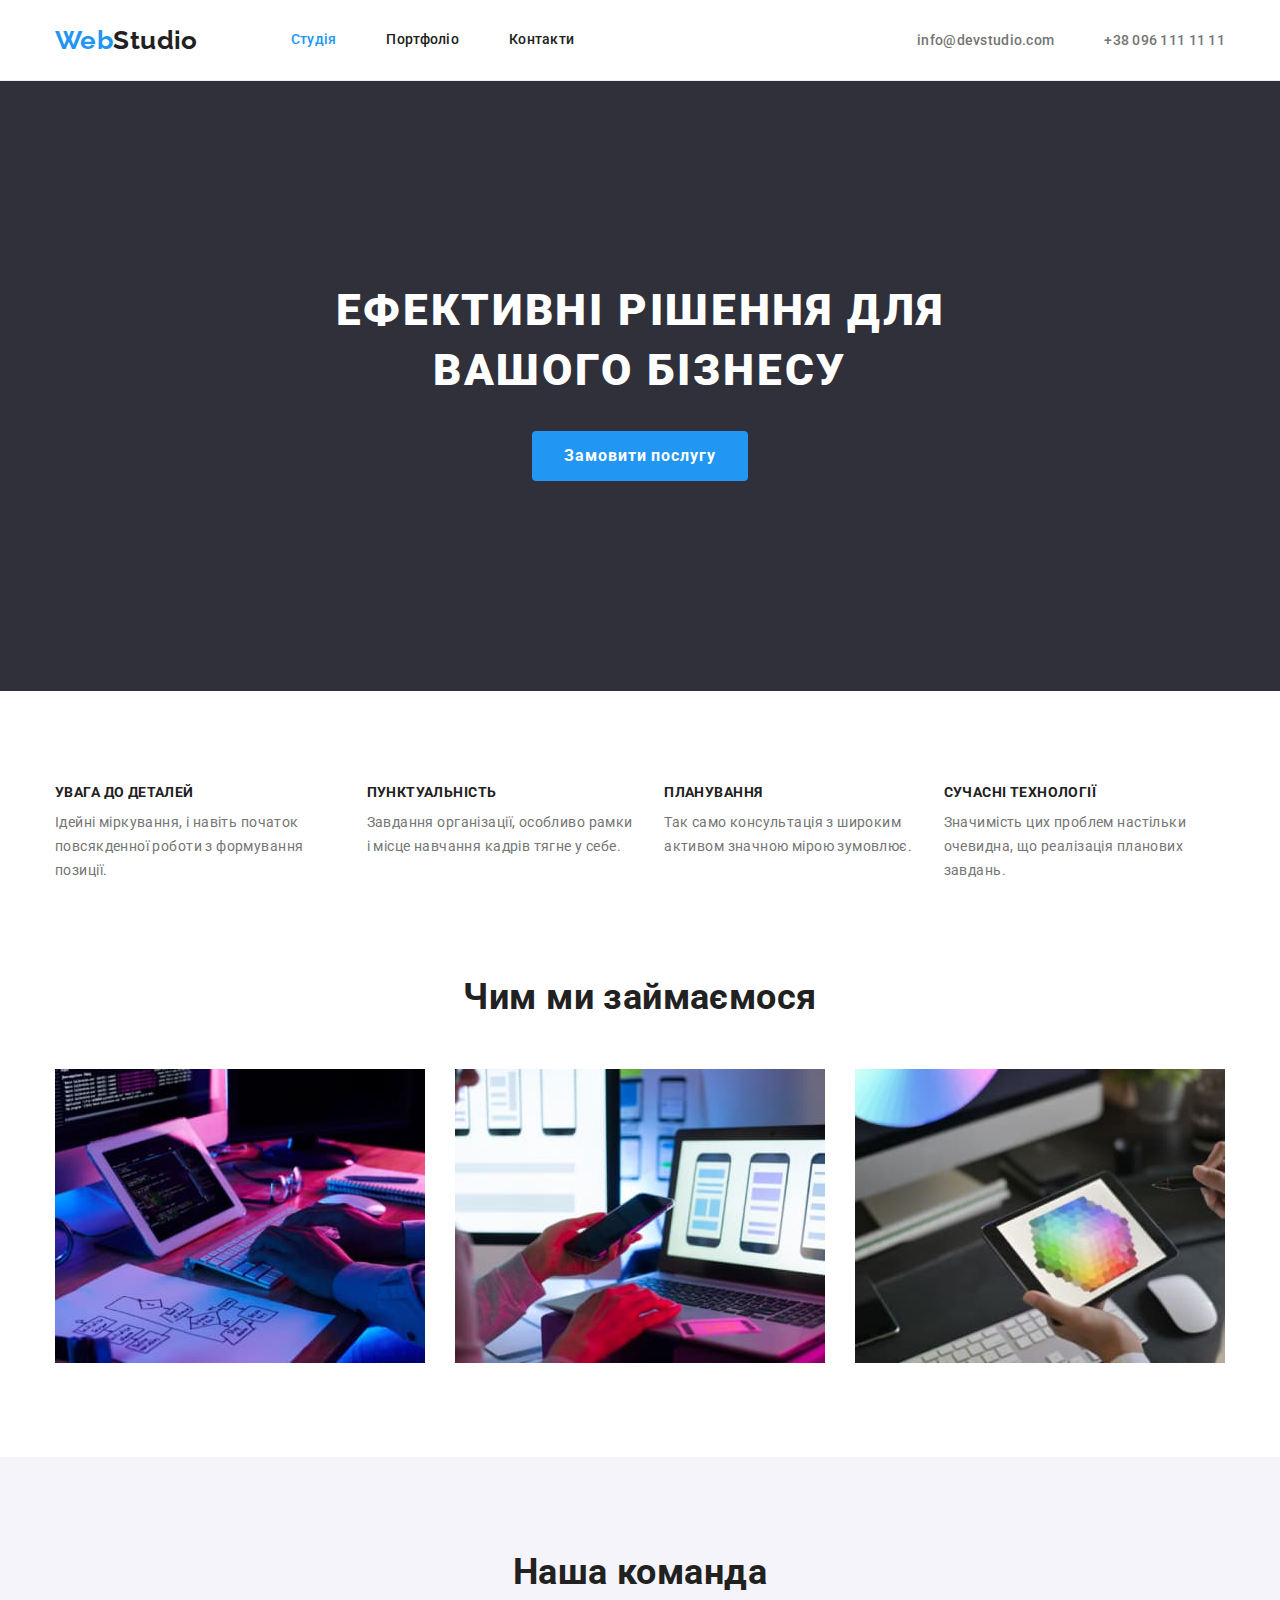
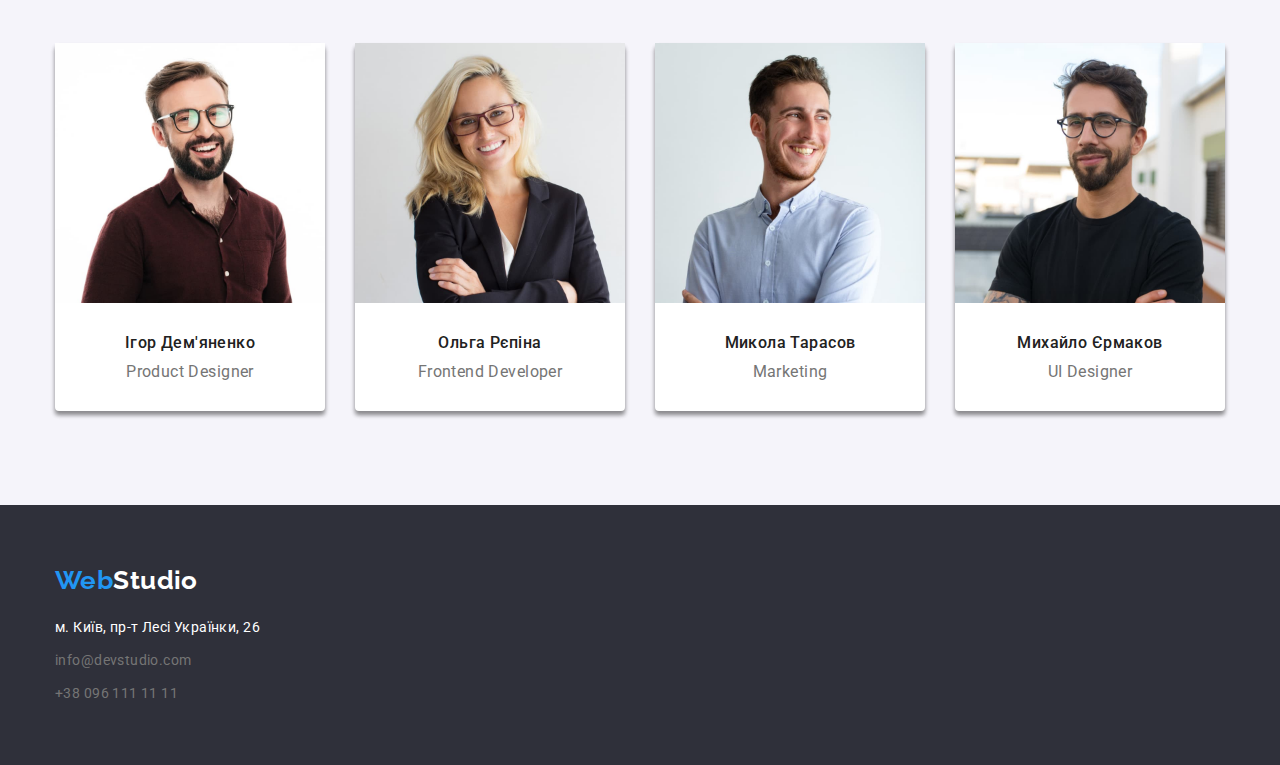
<file: index.html>
<!DOCTYPE html>
<html lang="uk">
  <head>
    <meta charset="UTF-8" />
    <meta http-equiv="X-UA-Compatible" content="IE=edge" />
    <meta name="viewport" content="width=device-width, initial-scale=1.0" />
    <title>Web Studio</title>

    <link rel="preconnect" href="https://fonts.googleapis.com" />
    <link rel="preconnect" href="https://fonts.gstatic.com" crossorigin />
    <link
      href="https://fonts.googleapis.com/css2?family=Raleway:wght@700&family=Roboto:wght@400;500;700;900&display=swap"
      rel="stylesheet"
    />
    <link
      rel="stylesheet"
      href="https://cdnjs.cloudflare.com/ajax/libs/modern-normalize/1.1.0/modern-normalize.min.css"
    />
    <link rel="stylesheet" href="./css/styles.css" />
  </head>

  <body>
    <header class="header border">
      <div class="container">
        <nav class="header-navigation">
          <a class="logo" href="./index.html"><span class="logo-color">Web</span>Studio</a>
          <ul class="header-navigation-list">
            <li class="header-list-item list">
              <a class="link-navigation link is-active" href="./index.html">Студія</a>
            </li>
            <li class="header-list-item list">
              <a class="link-navigation link" href="./portfolio.html">Портфоліо</a>
            </li>
            <li class="header-list-item list">
              <a class="link-navigation link" href="">Контакти</a>
            </li>
          </ul>
        </nav>
        <ul class="header-contacts">
          <li class="contacts-list list">
            <a class="link-contacts link" href="mailto:info@devstudio.com">info@devstudio.com</a>
          </li>
          <li class="contacts-list list">
            <a class="link-contacts link" href="tel:+380961111111">+38 096 111 11 11</a>
          </li>
        </ul>
      </div>
    </header>

    <main>
      <section class="order">
        <div class="container">
          <h1 class="order-title">Ефективні рішення для вашого бізнесу</h1>
          <button class="order-btn" type="button">Замовити послугу</button>
        </div>
      </section>

      <section class="benefits section">
        <div class="container">
          <h2 class="benefits-title hidden">Наші переваги</h2>
          <ul class="benefits-list">
            <li class="benefits-item list">
              <h3 class="benefits-subtitle">УВАГА ДО ДЕТАЛЕЙ</h3>
              <p class="benefits-text">
                Ідейні міркування, і навіть початок повсякденної роботи з формування позиції.
              </p>
            </li>
            <li class="benefits-item list">
              <h3 class="benefits-subtitle">ПУНКТУАЛЬНІСТЬ</h3>
              <p class="benefits-text">
                Завдання організації, особливо рамки і місце навчання кадрів тягне у себе.
              </p>
            </li>
            <li class="benefits-item list">
              <h3 class="benefits-subtitle">ПЛАНУВАННЯ</h3>
              <p class="benefits-text">
                Так само консультація з широким активом значною мірою зумовлює.
              </p>
            </li>

            <li class="benefits-item list">
              <h3 class="benefits-subtitle">СУЧАСНІ ТЕХНОЛОГІЇ</h3>
              <p class="benefits-text">
                Значимість цих проблем настільки очевидна, що реалізація планових завдань.
              </p>
            </li>
          </ul>
        </div>
      </section>

      <section class="doit section">
        <div class="container">
          <h2 class="doit-subtitle">Чим ми займаємося</h2>
          <ul class="doit-list list">
            <li class="doit-item">
              <img src="./images/work-img-1.jpg" alt="our job" width="370" height="294" />
            </li>
            <li class="doit-item">
              <img src="./images/work-img-2.jpg" alt="our job" width="370" height="294" />
            </li>
            <li class="doit-item">
              <img src="./images/work-img-3.jpg" alt="our job" width="370" height="294" />
            </li>
          </ul>
        </div>
      </section>

      <section class="team section">
        <div class="container">
          <h2 class="team-subtitle">Наша команда</h2>
          <ul class="team-list list">
            <li class="team-item">
              <img src="./images/team-img-1.jpg" alt="Ігор Дем'яненко" width="270" height="260" />
              <div class="team-text">
                <h3 class="team-name">Ігор Дем'яненко</h3>
                <p class="team-profession" lang="en">Product Designer</p>
              </div>
            </li>

            <li class="team-item">
              <img src="./images/team-img-2.jpg" alt="Ольга Рєпіна" width="270" height="260" />
              <div class="team-text">
                <h3 class="team-name">Ольга Рєпіна</h3>
                <p class="team-profession" lang="en">Frontend Developer</p>
              </div>
            </li>

            <li class="team-item">
              <img src="./images/team-img-3.jpg" alt="Микола Тарасов" width="270" height="260" />
              <div class="team-text">
                <h3 class="team-name">Микола Тарасов</h3>
                <p class="team-profession" lang="en">Marketing</p>
              </div>
            </li>
            <li class="team-item">
              <img src="./images/team-img-4.jpg" alt="" width="270" height="260" />
              <div class="team-text">
                <h3 class="team-name">Михайло Єрмаков</h3>
                <p class="team-profession" lang="en">UI Designer</p>
              </div>
            </li>
          </ul>
        </div>
      </section>
    </main>

    <footer class="footer">
      <div class="container">
        <a class="logo" href="./index.html"> <span class="logo-color">Web</span>Studio</a>
        <address class="footer-address">
          <ul class="footer-contacts">
            <li class="footer-list list">
              <a
                class="footer-map link"
                href="https://goo.gl/maps/aHd2ftM9WsuAnUvCA"
                target="_blank"
                rel="nofollow noreferrer noopener"
                >м. Київ, пр-т Лесі Українки, 26</a
              >
            </li>
            <li class="footer-list list">
              <a class="footer-link link" href="mailto:info@devstudio.com">info@devstudio.com</a>
            </li>
            <li class="footer-list list">
              <a class="footer-link link" href="tel:+380961111111">+38 096 111 11 11</a>
            </li>
          </ul>
        </address>
      </div>
    </footer>
  </body>
</html>
</file>
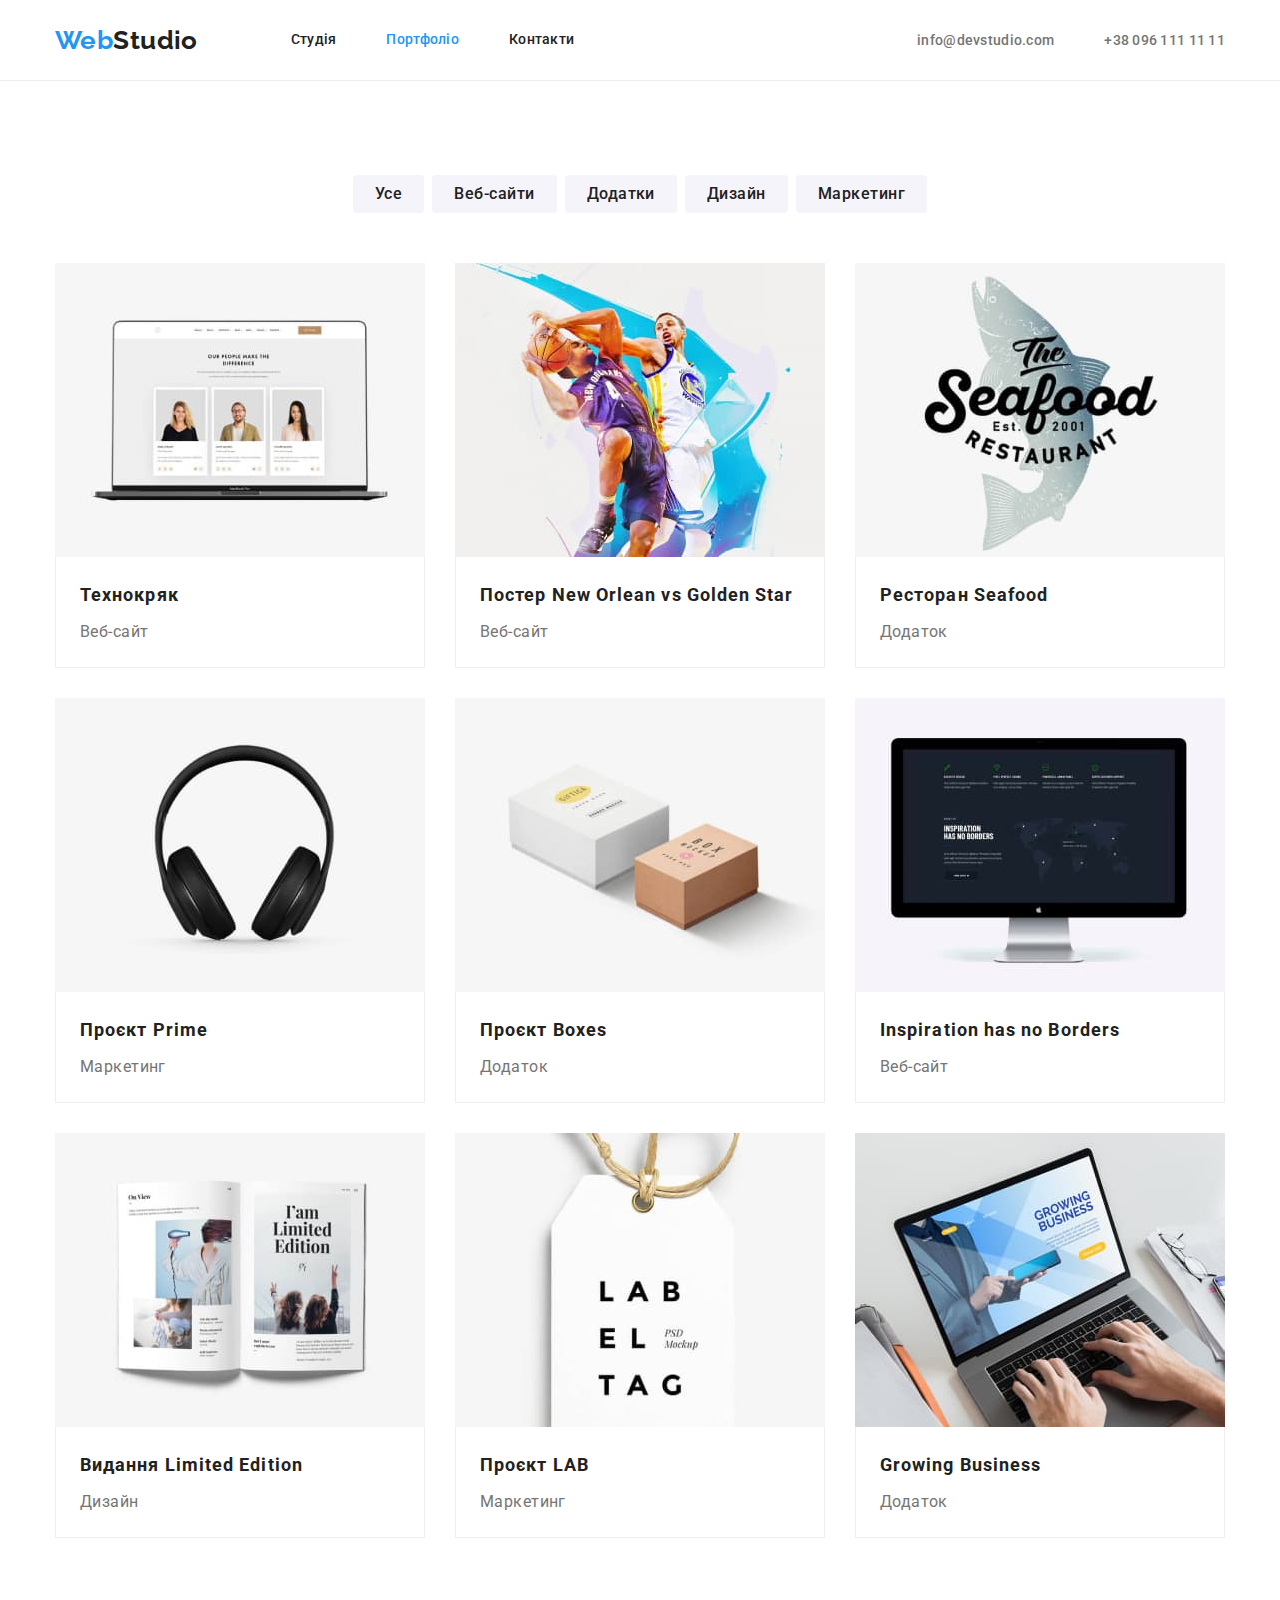
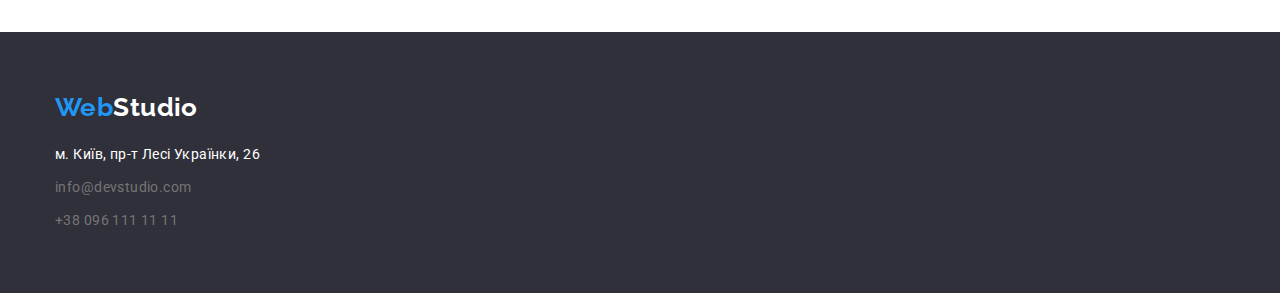
<file: portfolio.html>
<!DOCTYPE html>
<html lang="uk">
  <head>
    <meta charset="UTF-8" />
    <meta http-equiv="X-UA-Compatible" content="IE=edge" />
    <meta name="viewport" content="width=device-width, initial-scale=1.0" />
    <title>Web Studio</title>
    <link rel="preconnect" href="https://fonts.googleapis.com" />
    <link rel="preconnect" href="https://fonts.gstatic.com" crossorigin />
    <link
      href="https://fonts.googleapis.com/css2?family=Raleway:wght@700&family=Roboto:wght@400;500;700;900&display=swap"
      rel="stylesheet"
    />
    <link
      rel="stylesheet"
      href="https://cdnjs.cloudflare.com/ajax/libs/modern-normalize/1.1.0/modern-normalize.min.css"
    />
    <link rel="stylesheet" href="./css/styles.css" />
  </head>
  <body>
    <header class="header border">
      <nav class="header-navigation container">
        <a class="logo" href="./index.html"><span class="logo-color">Web</span>Studio</a>
        <ul class="header-navigation-list">
          <li class="header-list-item list">
            <a class="link-navigation link" href="./index.html">Студія</a>
          </li>
          <li class="header-list-item list">
            <a class="link-navigation link is-active" href="./portfolio.html">Портфоліо</a>
          </li>
          <li class="header-list-item list">
            <a class="link-navigation link" href="">Контакти</a>
          </li>
        </ul>

        <ul class="header-contacts">
          <li class="contacts-list list">
            <a class="link-contacts link" href="mailto:info@devstudio.com">info@devstudio.com</a>
          </li>
          <li class="contacts-list list">
            <a class="link-contacts link" href="tel:+380961111111">+38 096 111 11 11</a>
          </li>
        </ul>
      </nav>
    </header>

    <main class="main">
      <section class="filter-portfolio section">
        <div class="container">
          <h1 class="filter-title hidden">Web Portfolio</h1>
          <ul class="filter-list">
            <li class="filter-item list">
              <button class="filter-btn" type="button">Усе</button>
            </li>
            <li class="filter-item list">
              <button class="filter-btn" type="button">Веб-сайти</button>
            </li>
            <li class="filter-item list">
              <button class="filter-btn" type="button">Додатки</button>
            </li>
            <li class="filter-item list">
              <button class="filter-btn" type="button">Дизайн</button>
            </li>
            <li class="filter-item list">
              <button class="filter-btn" type="button">Маркетинг</button>
            </li>
          </ul>

          <ul class="portfolio-list">
            <li class="portfolio-item list">
              <a class="link" href="">
                <img src="./images/pf-1.jpg" alt="Технокряк" width="370" />
                <div class="border-portfolio">
                  <h2 class="portfolio-title">Технокряк</h2>
                  <p class="portfolio-text">Веб-сайт</p>
                </div>
              </a>
            </li>

            <li class="portfolio-item list">
              <a class="link" href="">
                <img src="./images/pf-2.jpg" alt="Постер New Orlean vs Golden Star" width="370" />
                <div class="border-portfolio">
                  <h2 class="portfolio-title">Постер New Orlean vs Golden Star</h2>
                  <p class="portfolio-text">Веб-сайт</p>
                </div>
              </a>
            </li>

            <li class="portfolio-item list">
              <a class="link" href="">
                <img src="./images/pf-3.jpg" alt="Ресторан Seafood" width="370" />
                <div class="border-portfolio">
                  <h2 class="portfolio-title">Ресторан Seafood</h2>
                  <p class="portfolio-text">Додаток</p>
                </div>
              </a>
            </li>

            <li class="portfolio-item list">
              <a class="link" href="">
                <img src="./images/pf-4.jpg" alt="Проєкт Prime" width="370" />
                <div class="border-portfolio">
                  <h2 class="portfolio-title">Проєкт Prime</h2>
                  <p class="portfolio-text">Маркетинг</p>
                </div>
              </a>
            </li>

            <li class="portfolio-item list">
              <a class="link" href="">
                <img src="./images/pf-5.jpg" alt="Проєкт Boxes" width="370" />
                <div class="border-portfolio">
                  <h2 class="portfolio-title">Проєкт Boxes</h2>
                  <p class="portfolio-text">Додаток</p>
                </div>
              </a>
            </li>

            <li class="portfolio-item list">
              <a class="link" href="">
                <img src="./images/pf-6.jpg" alt="Inspiration has no Borders" width="370" />
                <div class="border-portfolio">
                  <h2 class="portfolio-title">Inspiration has no Borders</h2>
                  <p class="portfolio-text">Веб-сайт</p>
                </div>
              </a>
            </li>

            <li class="portfolio-item list">
              <a class="link" href="">
                <img src="./images/pf-7.jpg" alt="Видання Limited Edition" width="370" />
                <div class="border-portfolio">
                  <h2 class="portfolio-title">Видання Limited Edition</h2>
                  <p class="portfolio-text">Дизайн</p>
                </div>
              </a>
            </li>

            <li class="portfolio-item list">
              <a class="link" href="">
                <img src="./images/pf-8.jpg" alt="Проєкт LAB" width="370" />
                <div class="border-portfolio">
                  <h2 class="portfolio-title">Проєкт LAB</h2>
                  <p class="portfolio-text">Маркетинг</p>
                </div>
              </a>
            </li>

            <li class="portfolio-item list">
              <a class="link" href="">
                <img src="./images/pf-9.jpg" alt="Growing Business" width="370" />
                <div class="border-portfolio">
                  <h2 class="portfolio-title">Growing Business</h2>
                  <p class="portfolio-text">Додаток</p>
                </div>
              </a>
            </li>
          </ul>
        </div>
      </section>
    </main>

    <footer class="footer">
      <div class="container">
        <a class="logo" href="./index.html"> <span class="logo-color">Web</span>Studio</a>
        <address class="footer-address">
          <ul class="footer-contacts">
            <li class="footer-list list">
              <a
                class="footer-map link"
                href="https://goo.gl/maps/aHd2ftM9WsuAnUvCA"
                target="_blank"
                rel="nofollow noreferrer noopener"
                >м. Київ, пр-т Лесі Українки, 26</a
              >
            </li>
            <li class="footer-list list">
              <a class="footer-link link" href="mailto:info@devstudio.com">info@devstudio.com</a>
            </li>
            <li class="footer-list list">
              <a class="footer-link link" href="tel:+380961111111">+38 096 111 11 11</a>
            </li>
          </ul>
        </address>
      </div>
    </footer>
  </body>
</html>
</file>
<file: css/styles.css>
:root {
  --primary-color: #212121;
  --secondary-color: #757575;
  --thirdy-color: #fff;
  --hover-link-color: #2196f3;
  --logo-color: #2196f3;
  --gray: #2f303a;
  --light-gray: #ececec;
  --border-portfolio: #eeeeee;
  --btn-background: #f5f4fa;
  --primary-font-size: 14px;
  --secondary-font-size: 16px;
}

body {
  font-family: "Roboto", sans-serif;
  color: var(--primary-color);
  letter-spacing: 0.03em;
  font-size: var(--primary-font-size); /* fixed */
}

/* Utils and clear css*/

address {
  font-style: normal; /* fixed */
}

img {
  display: block;
  max-width: 100%;
  height: auto;
}

h1,
h2,
h3,
h4,
h5,
h6,
p,
ul {
  margin: 0px;
  padding: 0px;
}

.list {
  list-style-type: none;
}

.link {
  text-decoration: none;
}

.link:focus,
.link:hover {
  color: var(--hover-link-color);
}

.container {
  width: 1200px;
  padding-left: 15px;
  padding-right: 15px;
  margin: 0 auto;
}

.section {
  padding: 94px 0px;
}

/* Hidden element. Example h1-h6 */
.hidden {
  position: absolute;
  width: 1px;
  height: 1px;
  margin: -1px;
  border: 0;
  padding: 0;

  white-space: nowrap;
  clip-path: inset(100%);
  clip: rect(0 0 0 0);
  overflow: hidden;
}

/* ------------------------------ */
/* Header */
/* ------------------------------ */

.header .container {
  display: flex;
  align-items: center;
}

.header-navigation {
  display: flex;
  align-items: center;
}

.logo {
  margin-right: 93px;
  text-decoration: none;
  color: var(--primary-color);
  font-weight: 700;
  font-family: "Raleway";
  font-size: 26px;
  line-height: 1.19;
}

.logo-color {
  color: var(--logo-color);
}

.header-navigation-list {
  display: flex;
  padding-left: 0px;
}

.header-list-item:not(:last-child) {
  margin-right: 50px;
}

.link-navigation {
  display: block;
  padding-top: 32px;
  padding-bottom: 32px;

  color: var(--primary-color);
  font-weight: 500;

  line-height: 1.14;
  letter-spacing: 0.02em;
}

.header-contacts {
  display: flex;
  margin-left: auto;
}

.contacts-list:not(:last-child) {
  margin-right: 50px;
}

.link-contacts {
  color: var(--secondary-color);
  font-weight: 500;

  line-height: 1.14;
  letter-spacing: 0.02em;
}

.header.border {
  border-bottom: 1px solid var(--light-gray);
}

.link-navigation.is-active {
  color: var(--hover-link-color);
  /* border-bottom: 4px solid var(--hover-link-color);
  border-radius: 2px; */
}

/* ------------------------------ */
/* Order service */
/* ------------------------------ */
.order {
  background-color: var(--gray);
  text-align: center;
  padding-top: 200px;
  padding-bottom: 210px;
}

.order-title {
  width: 696px;
  margin: 0 auto;
  margin-bottom: 30px;

  color: var(--thirdy-color);
  font-weight: 900;
  font-size: 44px;
  line-height: 1.36;
  letter-spacing: 0.06em;
  text-transform: uppercase;
}

.order-btn {
  margin: 0 auto;
  padding: 10px 32px;
  min-width: 216px;

  font-family: inherit;
  font-weight: 700;
  font-size: var(--secondary-font-size);
  line-height: 1.88;

  color: var(--thirdy-color);
  letter-spacing: 0.06em;
  background: var(--hover-link-color);
  border: 0;
  box-shadow: 0px 4px 4px rgba(0, 0, 0, 0);
  border-radius: 4px;
  cursor: pointer;
}

/* ------------------------------ */
/* Benefits */
/* ------------------------------ */

.benefits-list {
  display: flex;
}

.benefits-item:not(:last-child) {
  margin-right: 30px;
}

.benefits-subtitle {
  margin-bottom: 10px;
  font-size: 14px;
  font-weight: 700;

  line-height: 1.14;
  text-transform: uppercase;
}

.benefits-text {
  line-height: 1.71;
  color: var(--secondary-color);
}

/* ------------------------------ */
/* What are we doing */
/* ------------------------------ */

.doit {
  padding-top: 0px;
}

.doit-subtitle,
.team-subtitle {
  /* display: flex;
  justify-content: center; */
  text-align: center;
  margin-bottom: 50px;
  font-weight: 700;
  font-size: 36px;
  line-height: 1.17;
}

.doit-item:not(:last-child),
.team-item:not(:last-child) {
  margin-right: 30px;
}

.doit-list,
.team-list {
  display: flex;
}

/* ------------------------------ */
/* Our team */
/* ------------------------------ */

.team-item {
  text-align: center;
  border-radius: 4px;
  box-shadow: 0px 4px 4px rgba(0, 0, 0, 0.25), 0px 4px 4px rgba(0, 0, 0, 0.25);
  /* box-shadow: 0px 2px 1px -1px rgba(0, 0, 0, 0.2), 0px 1px 1px 0px rgba(0, 0, 0, 0.14),
    0px 1px 3px 0px rgba(0, 0, 0, 0.12); */

  background-color: var(--thirdy-color);
}

.team-text {
  padding: 30px 0;
}

.team {
  background-color: #f5f4fa;
}

.team-name {
  margin-bottom: 10px;
  font-weight: 500;
  font-size: var(--secondary-font-size);
  line-height: 1.19;
}

.team-profession {
  font-size: var(--secondary-font-size);
  line-height: 1.19;
  color: var(--secondary-color);
}

/* ------------------------------ */
/* Footer */
/* ------------------------------ */

.footer {
  background-color: var(--gray);
  padding: 60px 0;
}

.footer .logo {
  color: var(--thirdy-color);
}

.footer-list:not(:last-child) {
  margin-bottom: 9px;
}

.footer-address {
  margin-top: 20px;
}

.footer-map {
  color: var(--thirdy-color);
  line-height: 1.71;
}

.footer-link {
  color: var(--secondary-color);
  line-height: 1.71;
}

/*---------Portfolio Style--------------*/
.filter-list {
  display: flex;
  justify-content: center;
  margin-bottom: 50px;
}
.filter-item:not(:last-child) {
  margin-right: 8px;
}
.filter-btn {
  display: block;
  padding: 6px 22px;
  font-family: inherit;
  font-weight: 500;
  font-size: var(--secondary-font-size);
  line-height: 1.63;
  letter-spacing: 0.03em; /* fixed */
  color: var(--primary-color);
  background: var(--btn-background);
  border-width: 0;
  border-radius: 4px;
  cursor: pointer;
}

.filter-btn:hover,
.filter-btn:focus {
  background-color: var(--hover-link-color);
  color: var(--thirdy-color);
}

.portfolio-list {
  display: flex;
  flex-wrap: wrap;
}

.portfolio-item {
  flex-basis: calc((100% - 60px) / 3);
  margin-right: 30px;
  margin-bottom: 30px;

  /* box-shadow: 0px 2px 1px -1px rgba(0, 0, 0, 0.2), 0px 1px 1px 0px rgba(0, 0, 0, 0.14),
    0px 1px 3px 0px rgba(0, 0, 0, 0.12);
  border-radius: 4px;
  overflow: hidden; */
}

.border-portfolio {
  border-bottom: 1px solid var(--border-portfolio);
  border-left: 1px solid var(--border-portfolio);
  border-right: 1px solid var(--border-portfolio);
  padding: 20px 24px;
}

.portfolio-item:nth-child(3n) {
  margin-right: 0px;
}

.portfolio-item:nth-last-child(-n + 3) {
  margin-bottom: 0px;
}

.portfolio-title {
  font-weight: 700;
  font-size: 18px;
  line-height: 2;
  letter-spacing: 0.06em;
  color: var(--primary-color);
}

.portfolio-text {
  margin-top: 4px;

  font-size: var(--secondary-font-size);
  line-height: 1.88;
  color: var(--secondary-color);
}

/* Стилі нижче були зроблені щоб попрактикуватись */

/* Змінюємо синій на чорний в header*/

.header-navigation > .logo:hover .logo-color {
  color: var(--primary-color);
}

/* Змінюємо чорний в header, білий в footer на синій   */
.logo:hover {
  color: var(--logo-color);
}

/* Меняем синій на білий footer */

.footer .logo:hover > .logo-color {
  color: var(--btn-background);
}
</file>
